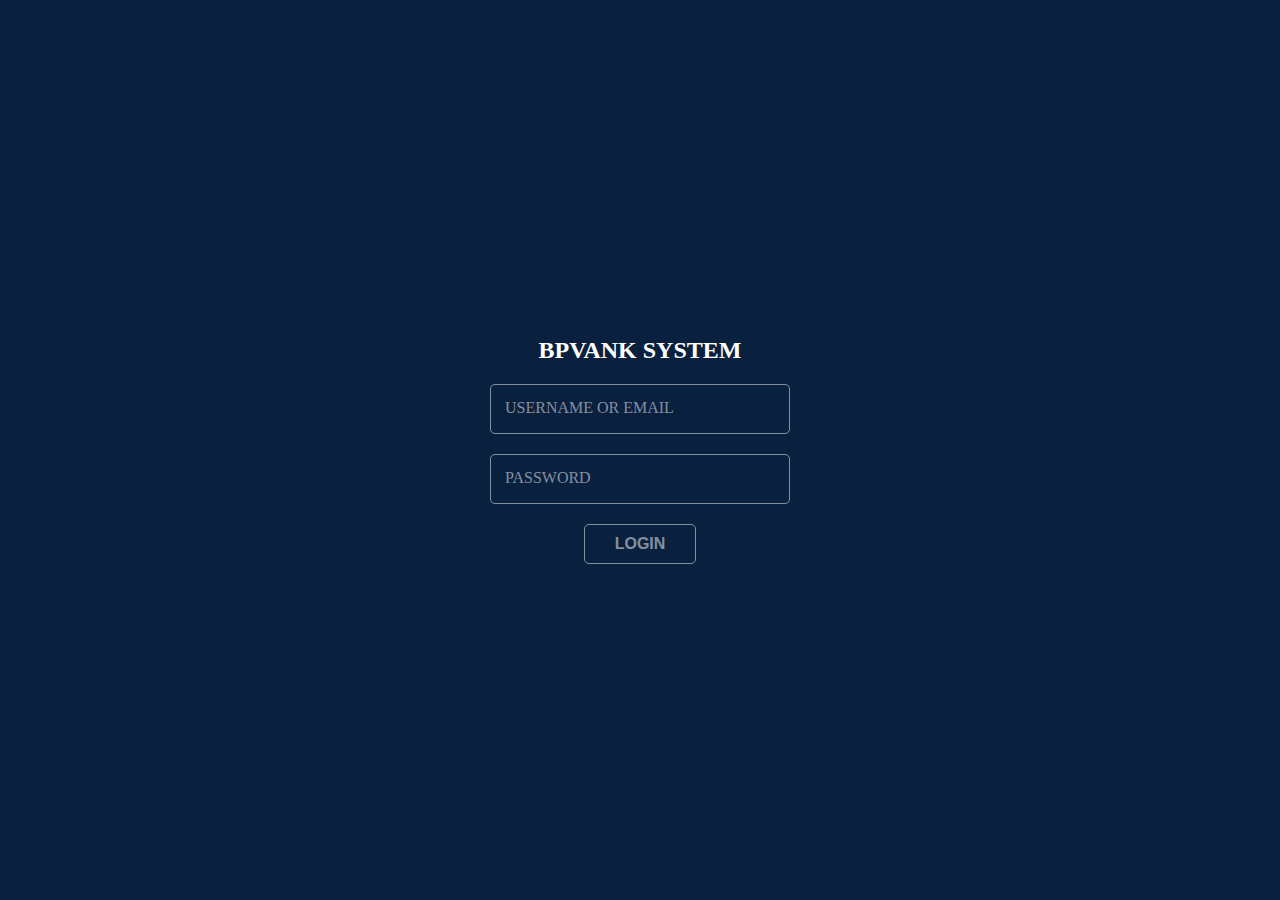
<file: example/纯css动态input表单/index.html>
<!DOCTYPE html>
<html lang="en">

<head>
    <meta charset="UTF-8">
    <meta http-equiv="X-UA-Compatible" content="IE=edge">
    <meta name="viewport" content="width=device-width, initial-scale=1.0">
    <title>【HTML+CSS】无需JS实现动态input输入框</title>
    <link rel="stylesheet" href="index.css">
</head>

<body>
    <div class="box">
        <h2>BPVANK SYSTEM</h2>
        <div class="inputBox">
            <input type="text" required="required">
            <span>username or email</span>
        </div>
        <div class="inputBox">
            <input type="password" required="required">
            <span>password</span>
        </div>
        <div class="buttonBox">
            <button>LOGIN</button>
        </div>
    </div>
</body>
</file>
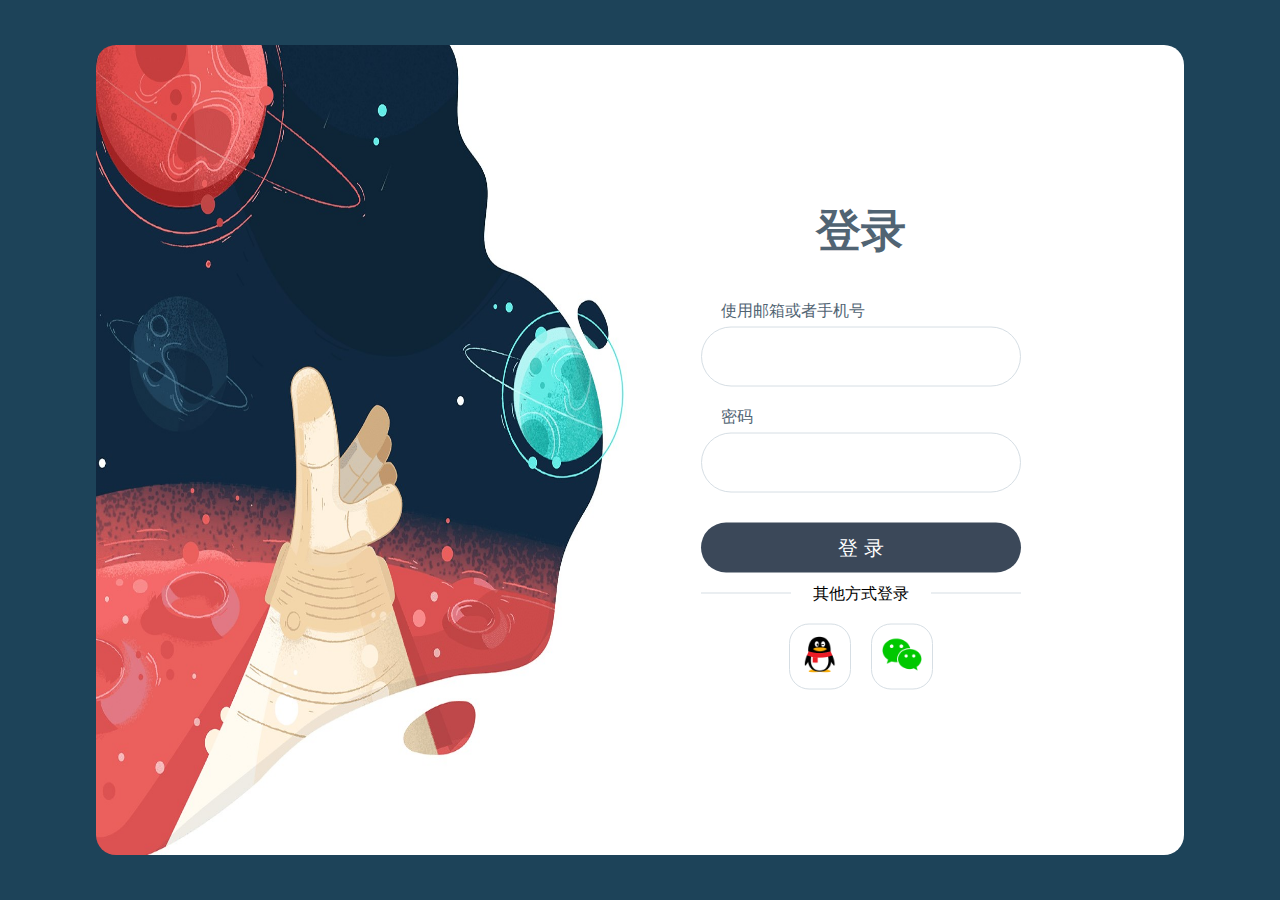
<file: example/自适应登录界面/index.html>
<!DOCTYPE html>
<html lang="en">

<head>
    <meta charset="UTF-8">
    <meta http-equiv="X-UA-Compatible" content="IE=edge">
    <meta name="viewport" content="width=device-width, initial-scale=1.0">
    <title>Document</title>
    <link rel="stylesheet" href="style.css">
</head>

<body>
    <div class="box">
        <div class="content">
            <div class="login-wrapper">
                <h1>登录</h1>
                <div class="login-form">
                    <div class="username form-item">
                        <span>使用邮箱或者手机号</span>
                        <input type="text" class="input-item">
                    </div>
                    <div class="password form-item">
                        <span>密码</span>
                        <input type="password" class="input-item">
                    </div>
                    <button class="login-btn">登 录</button>
                </div>
                <div class="divider">
                    <span class="line"></span>
                    <span class="divider-text">其他方式登录</span>
                    <span class="line"></span>
                </div>
                <div class="other-login-wrapper">
                    <div class="other-login-item">
                        <img src="./asset/QQ.png" alt="">
                    </div>
                    <div class="other-login-item">
                        <img src="./asset/WeChat.png" alt="">
                    </div>
                </div>
            </div>
        </div>
    </div>
</body>

</html>
</file>
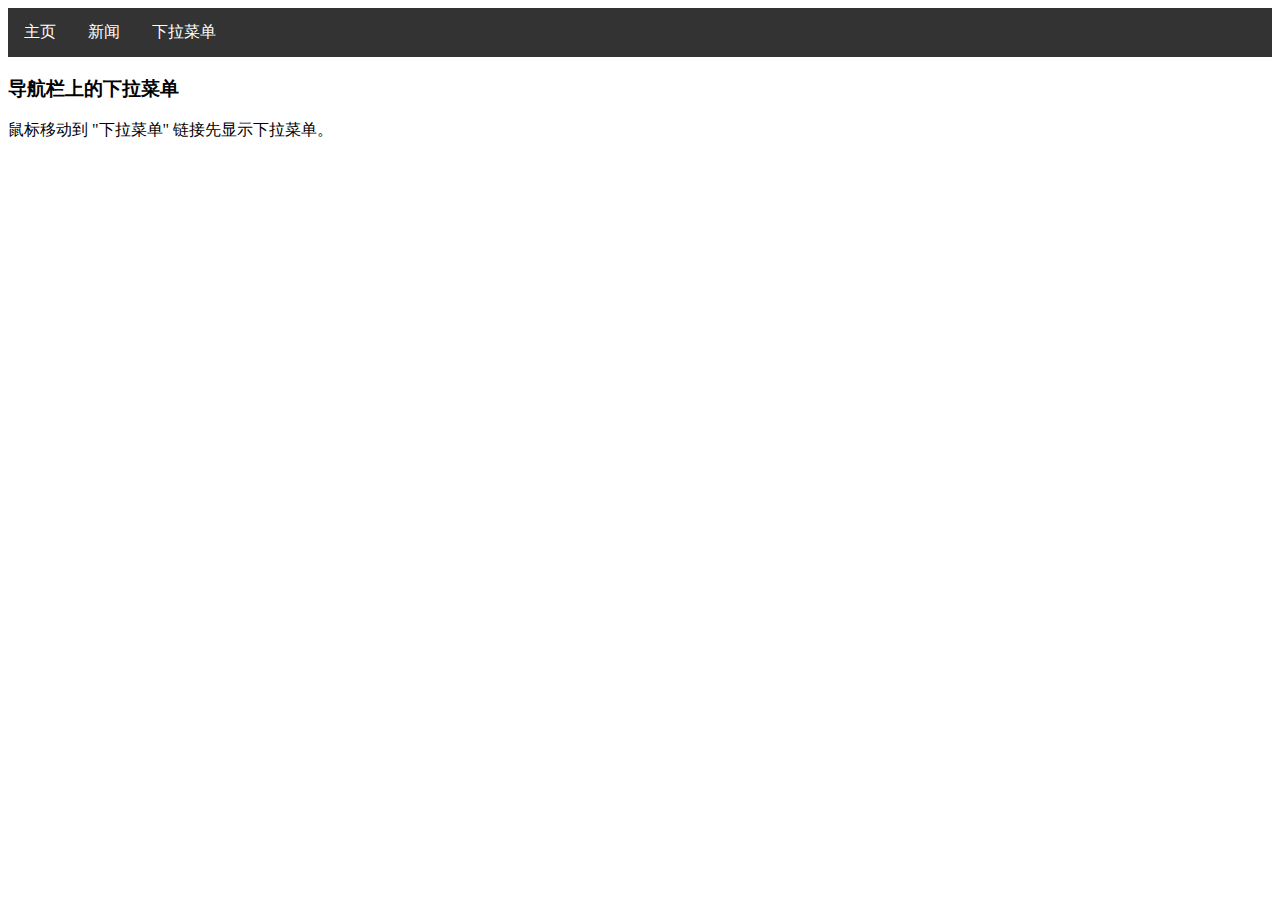
<file: example/纯css导航条加下拉菜单.html>
<!DOCTYPE html>
<html>

<head>
    <title>下拉菜单实例|码农教程(www.manongjc.com)</title>
    <meta charset="utf-8">
    <style>
        ul {
            list-style-type: none;
            margin: 0;
            padding: 0;
            overflow: hidden;
            background-color: #333;
        }

        li {
            float: left;
        }

        li a,
        .dropbtn {
            display: inline-block;
            color: white;
            text-align: center;
            padding: 14px 16px;
            text-decoration: none;
        }

        li a:hover,
        .dropdown:hover .dropbtn {
            background-color: #111;
        }

        .dropdown {
            display: inline-block;
        }

        .dropdown-content {
            display: none;
            position: absolute;
            background-color: #f9f9f9;
            min-width: 160px;
            box-shadow: 0px 8px 16px 0px rgba(0, 0, 0, 0.2);
        }

        .dropdown-content a {
            color: black;
            padding: 12px 16px;
            text-decoration: none;
            display: block;
        }

        .dropdown-content a:hover {
            background-color: #f1f1f1
        }

        .dropdown:hover .dropdown-content {
            display: block;
        }
    </style>
</head>

<body>

    <ul>
        <li><a class="active" href="#home">主页</a></li>
        <li><a href="#news">新闻</a></li>
        <div class="dropdown">
            <a href="#" class="dropbtn">下拉菜单</a>
            <div class="dropdown-content">
                <a href="#">链接 1</a>
                <a href="#">链接 2</a>
                <a href="#">链接 3</a>
            </div>
        </div>
    </ul>

    <h3>导航栏上的下拉菜单</h3>
    <p>鼠标移动到 "下拉菜单" 链接先显示下拉菜单。</p>

</body>

</html>
</file>
<file: example/纯css动态input表单/index.css>
/* 清除内、外间距 */
* {
  margin: 0;
  padding: 0;
  /* 添加内间距不扩大div */
  box-sizing: border-box;
}

.box {
  height: 100vh;
  background: #09203f;
  display: flex;
  /* 垂直居中 */
  justify-content: center;
  /* 水平居中 */
  align-items: center;
  /* 纵向排列 */
  flex-direction: column;
  /* 无法选中文字 */
  user-select: none;
  /* 元素之间的上下间距 */
  gap: 20px;
}

.box h2 {
  color: white;
}

.inputBox {
  position: relative;
  width: 300px;
}

.inputBox input {
  width: 100%;
  padding: 15px;
  border: 1px solid rgba(255, 255, 255, 0.5);
  background: none;
  border-radius: 5px;
  outline: none;
  color: white;
  font-size: 1em;
  /* 过渡 */
  transition: 0.5s;
}

.inputBox span {
  position: absolute;
  left: 0;
  padding: 15px;
  pointer-events: none;
  font-size: 1em;
  color: rgba(255, 255, 255, 0.5);
  /* 大写字母 */
  text-transform: uppercase;
  /* 过渡 */
  transition: 0.5s;
}

.inputBox input:valid ~ span,
.inputBox input:focus ~ span {
  color: #50c9c3;
  /* 变换位置 */
  transform: translateX(15px) translateY(-7px);
  font-size: 0.65em;
  padding: 0 5px;
  background: #09203f;
  letter-spacing: 0.1em;
}

.inputBox:nth-child(3) input:valid ~ span,
.inputBox:nth-child(3) input:focus ~ span {
  background: #50c9c3;
  color: white;
}

.inputBox input:valid,
.inputBox input:focus {
  border: 1px solid #50c9c3;
}

/* 给按钮写样式 */
.buttonBox button {
  padding: 10px 30px;
  border-radius: 5px;
  background: none;
  font-size: 1em;
  color: rgba(255, 255, 255, 0.5);
  border: 1px solid rgba(255, 255, 255, 0.5);
  font-weight: 600;
}

.buttonBox button:hover {
  color: #50c9c3;
  border: 1px solid #50c9c3;
}
</file>
<file: example/自适应登录界面/style.css>
@charset "UTF-8";
* {
  margin: 0;
  padding: 0;
}

/*公共CSS*/
.box {
  width: 100vw;
  height: 100vh;
  background-color: rgb(29, 67, 89);
}
.box .content .login-wrapper h1 {
  text-align: center;
}
.box .content .login-wrapper .login-form .form-item {
  margin: 20px 0;
}
.box .content .login-wrapper .login-form .form-item span {
  display: block;
  margin: 5px 20px;
  font-weight: 100;
}
.box .content .login-wrapper .login-form .form-item .input-item {
  width: 100%;
  border-radius: 40px;
  padding: 20px;
  box-sizing: border-box;
  font-size: 20px;
  font-weight: 200;
}
.box .content .login-wrapper .login-form .form-item .input-item:focus {
  outline: none;
}
.box .content .login-wrapper .login-form .login-btn {
  width: 100%;
  border-radius: 40px;
  color: #fff;
  border: 0;
  font-weight: 100;
  margin-top: 10px;
  cursor: pointer;
}
.box .content .login-wrapper .divider {
  width: 100%;
  margin: 20px 0;
  text-align: center;
  display: flex;
  align-items: center;
  justify-content: center;
}
.box .content .login-wrapper .divider span:nth-child(1) {
  flex: 1;
}
.box .content .login-wrapper .divider span:nth-child(3) {
  flex: 1;
}
.box .content .login-wrapper .divider .line {
  display: inline-block;
  max-width: 30%;
  width: 30%;
}
.box .content .login-wrapper .divider .divider-text {
  vertical-align: middle;
  margin: 0px 20px;
  line-height: 0px;
  display: inline-block;
  width: 100px;
}
.box .content .login-wrapper .other-login-wrapper {
  width: 100%;
  display: flex;
  justify-content: center;
  align-items: center;
}
.box .content .login-wrapper .other-login-item {
  border: 1px solid rgb(214, 222, 228);
  padding: 10px;
  margin: 10px;
  cursor: pointer;
}

/*一般大于手机的尺寸CSS*/
@media (min-width: 767px) {
  .box {
    background-color: rgb(29, 67, 89);
  }
  .box .content {
    width: 85vw;
    height: 90vh;
    background: url("./asset/login_two.jpg") no-repeat;
    background-size: 90% 100%;
    position: absolute;
    right: 15%;
    top: 50%;
    left: 50%;
    transform: translate(-50%, -50%);
    border-radius: 20px;
    background-color: #fff;
  }
  .box .content .login-wrapper {
    width: 25vw;
    position: absolute;
    right: 15%;
    top: 50%;
    transform: translateY(-50%);
  }
  .box .content .login-wrapper h1 {
    text-align: center;
    font-size: 45px;
    color: rgb(81, 100, 115);
    margin-bottom: 40px;
  }
  .box .content .login-wrapper .login-form {
    margin: 10px 0;
  }
  .box .content .login-wrapper .login-form .form-item span {
    color: rgb(81, 100, 115);
  }
  .box .content .login-wrapper .login-form .form-item .input-item {
    height: 60px;
    border: 1px solid rgb(214, 222, 228);
  }
  .box .content .login-wrapper .login-form .login-btn {
    height: 50px;
    background-color: rgb(59, 72, 89);
    font-size: 20px;
  }
  .box .content .login-wrapper .divider .line {
    border-bottom: 1px solid rgb(214, 222, 228);
  }
  .box .content .login-wrapper .other-login-item {
    border-radius: 20px;
  }
  .box .content .login-wrapper .other-login-item img {
    width: 40px;
    height: 40px;
  }
}
/*手机端CSS*/
@media (max-width: 768px) {
  .box .content {
    width: 100vw;
    height: 100vh;
    background: url("./asset/login_bg_phone.png") no-repeat;
    background-size: 100% 100%;
    display: flex;
    align-items: flex-start;
    justify-content: center;
  }
  .box .content .login-wrapper {
    width: 70%;
    height: 60%;
    padding-top: 15%;
  }
  .box .content .login-wrapper h1 {
    font-size: 30px;
    color: #fff;
  }
  .box .content .login-wrapper .login-form .form-item {
    margin: 10px 0;
  }
  .box .content .login-wrapper .login-form .form-item span {
    color: rgb(113, 129, 141);
  }
  .box .content .login-wrapper .login-form .form-item .input-item {
    height: 30px;
    border: 1px solid rgb(113, 129, 141);
    background-color: transparent;
    color: #fff;
  }
  .box .content .login-wrapper .login-form .login-btn {
    height: 40px;
    background-color: rgb(235, 95, 93);
    font-size: 16px;
  }
  .box .content .login-wrapper .divider .line {
    border-bottom: 1px solid #fff;
  }
  .box .content .login-wrapper .divider .divider-text {
    color: #fff;
  }
  .box .content .login-wrapper .other-login-item {
    border-radius: 15px;
  }
  .box .content .login-wrapper .other-login-item img {
    width: 35px;
    height: 35px;
  }
} /*# sourceMappingURL=style.css.map */
</file>
